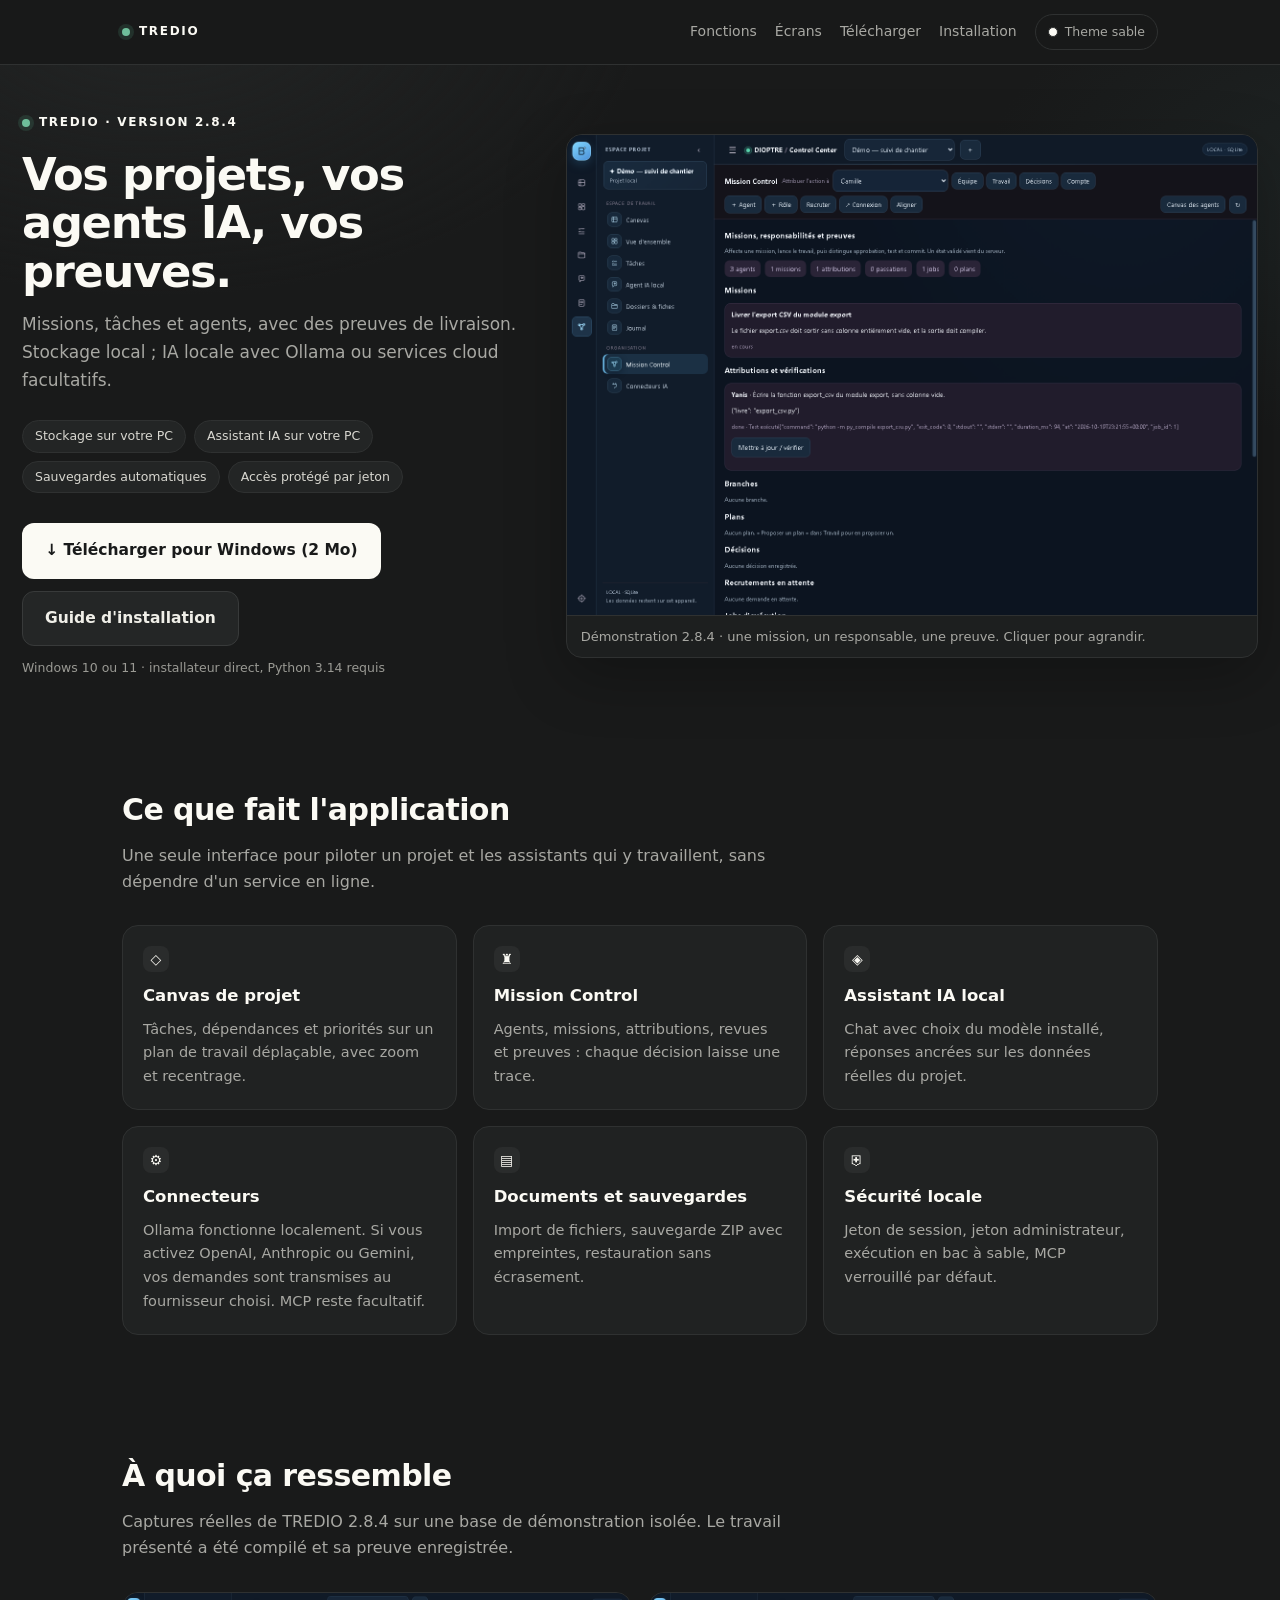
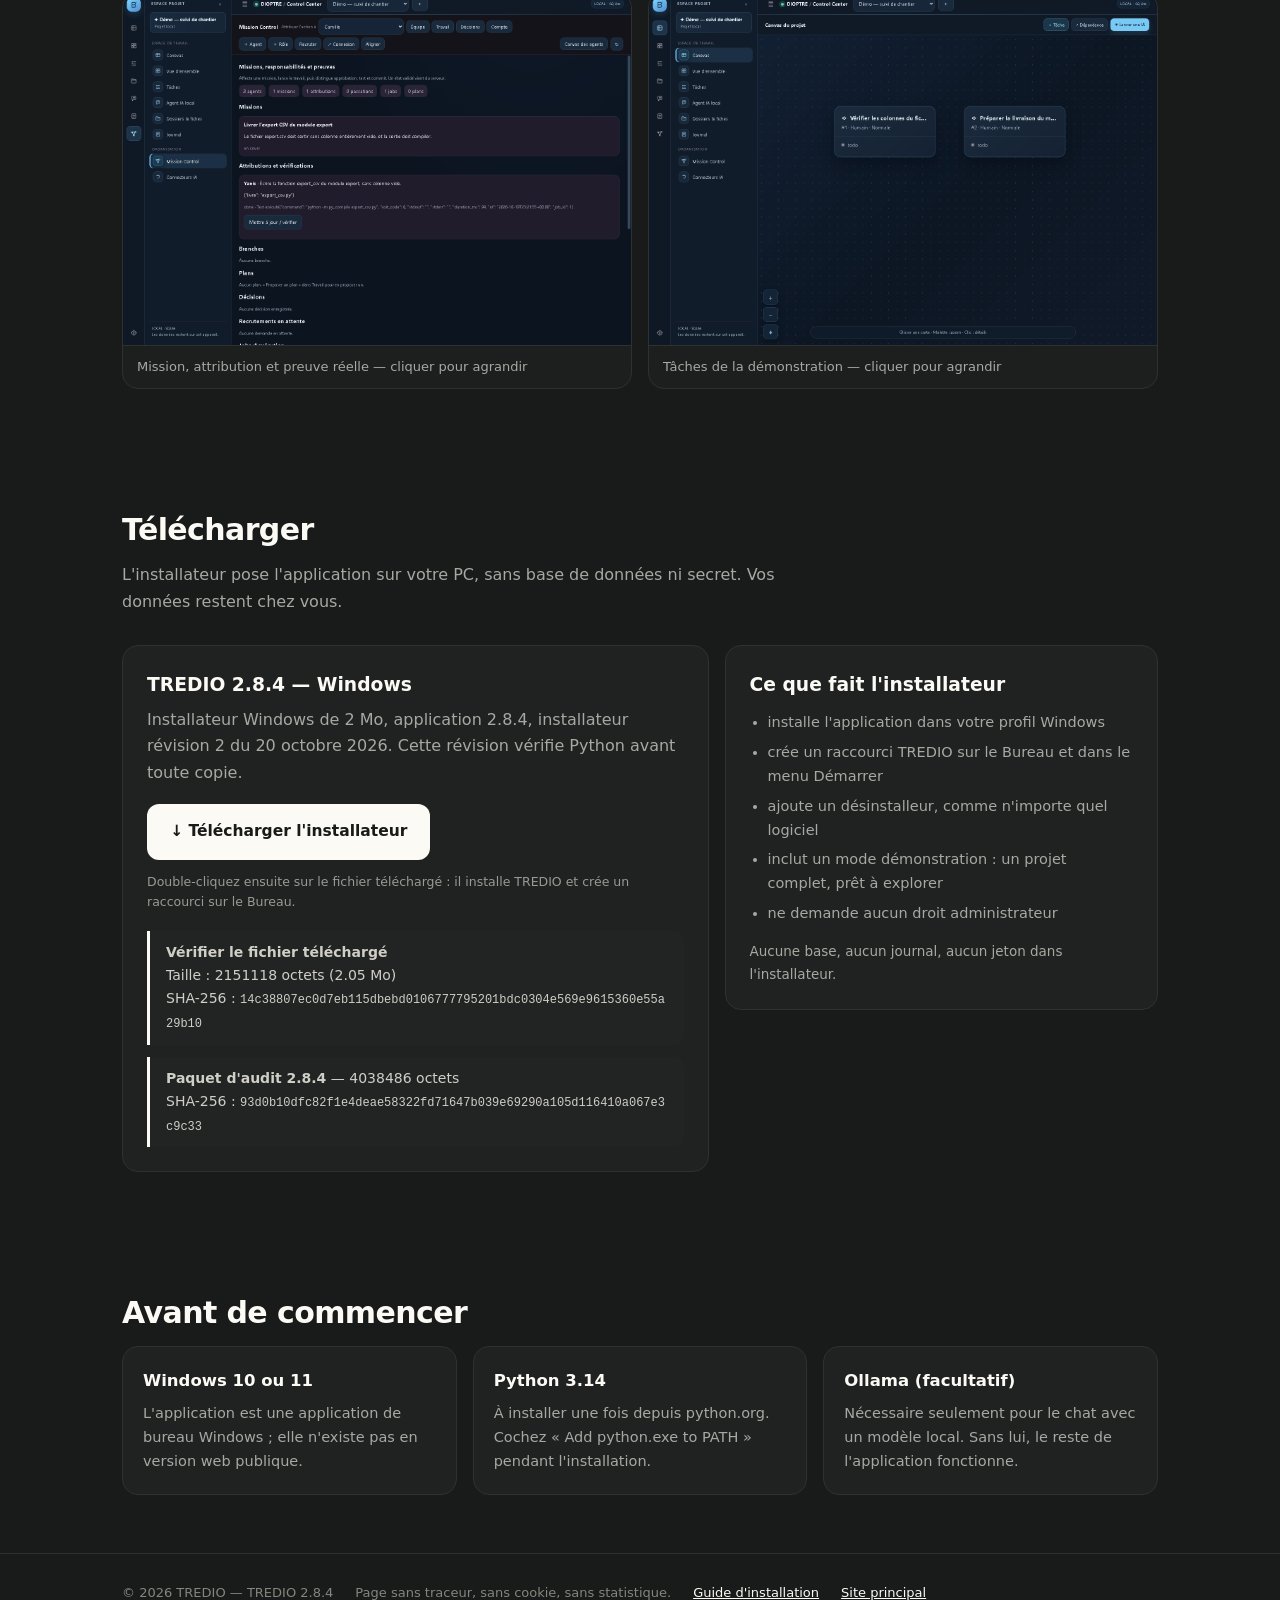
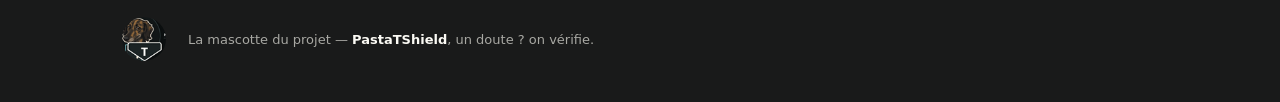
<file: site/index.html>
<!doctype html>
<html lang="fr">
<head>
<meta charset="utf-8">
<meta name="viewport" content="width=device-width, initial-scale=1">
<title>TREDIO — application de gestion de projets assistée par IA</title>
<meta name="description" content="TREDIO : missions, agents IA, tâches, documents et preuves. Application Windows, données locales, téléchargement gratuit.">
<link rel="canonical" href="https://dioptre.socle-construction.be/">
<meta property="og:type" content="website">
<meta property="og:site_name" content="TREDIO">
<meta property="og:url" content="https://dioptre.socle-construction.be/">
<meta property="og:title" content="TREDIO — vos projets, vos agents IA, vos preuves">
<meta property="og:description" content="Logiciel Windows de gestion de projets et d'agents IA : missions, taches, documents et preuves. Donnees locales. Installateur gratuit.">
<meta property="og:image" content="https://dioptre.socle-construction.be/assets/demo-mission-284.png">
<meta name="twitter:card" content="summary_large_image">
<link rel="icon" href="data:image/svg+xml,<svg xmlns='http://www.w3.org/2000/svg' viewBox='0 0 32 32'><rect width='32' height='32' rx='8' fill='%2315131f'/><circle cx='16' cy='16' r='6' fill='%23b59af6'/></svg>">
<style>
  :root{
    color-scheme:dark;
    --fond:#191a1a; --carte:#202222; --carte2:#1d1f1f; --bord:#2f3131;
    --texte:#fbfaf4; --doux:#a8a8a3; --accent:#fbfaf4; --accent-texte:#191a1a;
    --entete:#191a1ae6; --halo1:#232525; --halo2:#1e2424;
    --puce:#2a2c2c; --pastille:#232525; --pastille-texte:#d8d7d0;
    --btn2:#242626; --btn2-bord:#383a3a; --btn2-texte:#f0efe8;
    --note:#222424; --note-texte:#cfcec7; --code:#121313; --code-texte:#e4e3dc;
    --pied:#85857f; --sous:#9a9a94; --vert:#6fbf9b;
    --max:1080px;
  }
  /* Theme Nuit : violet sombre, optionnel */
  :root[data-theme="nuit"]{
    --fond:#0e0d15; --carte:#15131f; --carte2:#12101a; --bord:#2a2438;
    --texte:#eceaf2; --doux:#9a92ab; --accent:#b59af6; --accent-texte:#1a1329;
    --entete:#0e0d15e6; --halo1:#2a2044; --halo2:#17262f;
    --puce:#2c2440; --pastille:#1a1726; --pastille-texte:#c9c1db;
    --btn2:#221d33; --btn2-bord:#3a3050; --btn2-texte:#e7defa;
    --note:#171327; --note-texte:#c3bad6; --code:#0b0a11; --code-texte:#cfc7e0;
    --pied:#736d83; --sous:#8b839c; --vert:#65c99c;
  }
  *{box-sizing:border-box}
  html{scroll-behavior:smooth}
  body{margin:0; background:var(--fond); color:var(--texte); font:16px/1.65 "Inter","Segoe UI",system-ui,-apple-system,sans-serif}
  a{color:var(--accent)}
  .enveloppe{max-width:var(--max); margin:0 auto; padding:0 22px}

  header{position:sticky; top:0; z-index:20; backdrop-filter:blur(10px); background:var(--entete); border-bottom:1px solid var(--bord)}
  header .enveloppe{display:flex; align-items:center; gap:14px; height:64px}
  .marque{display:flex; align-items:center; gap:9px; font-weight:700; letter-spacing:.14em; font-size:12px; color:var(--accent); text-transform:uppercase}
  .point{width:8px; height:8px; border-radius:50%; background:var(--vert); box-shadow:0 0 0 4px #65c99c22}
  header nav{margin-left:auto; display:flex; align-items:center; gap:18px; font-size:14px}
  header nav a{color:var(--doux); text-decoration:none}
  header nav a:hover{color:var(--texte)}
  .bascule{
    display:inline-flex; align-items:center; gap:7px; padding:7px 12px; border-radius:999px;
    border:1px solid var(--bord); background:transparent; color:var(--doux);
    font:inherit; font-size:12.5px; cursor:pointer;
  }
  .bascule:hover{color:var(--texte); border-color:var(--doux)}
  .bascule .rond{width:10px; height:10px; border-radius:50%; background:var(--accent); border:1px solid var(--bord)}

  .hero{padding:72px 0 56px; background:
    radial-gradient(800px 480px at 12% -10%, var(--halo1) 0%, transparent 62%),
    radial-gradient(700px 420px at 108% 20%, var(--halo2) 0%, transparent 58%)}
  .hero h1{margin:18px 0 14px; font-size:clamp(32px,5vw,52px); line-height:1.08; letter-spacing:-.03em; max-width:820px}
  .hero p.accroche{margin:0 0 26px; font-size:clamp(16px,2vw,19px); color:var(--doux); max-width:680px}
  .pastilles{display:flex; flex-wrap:wrap; gap:8px; margin:0 0 30px; padding:0; list-style:none}
  .pastilles li{font-size:12.5px; color:var(--pastille-texte); background:var(--pastille); border:1px solid var(--bord); border-radius:999px; padding:5px 12px}
  .boutons{display:flex; flex-wrap:wrap; gap:12px; align-items:center}
  .btn{display:inline-flex; align-items:center; gap:10px; padding:14px 22px; border-radius:12px; font-weight:650; text-decoration:none; border:1px solid transparent; font-size:15.5px}
  .btn-primaire{background:var(--accent); color:var(--accent-texte)}
  .btn-primaire:hover{filter:brightness(1.08)}
  .btn-secondaire{background:var(--btn2); border-color:var(--btn2-bord); color:var(--btn2-texte)}
  .btn-secondaire:hover{filter:brightness(1.12)}
  .sous-bouton{display:block; margin-top:12px; color:var(--sous); font-size:12.5px}

  section{padding:58px 0}
  section h2{font-size:clamp(22px,3vw,30px); letter-spacing:-.02em; margin:0 0 8px}
  section p.intro{margin:0 0 30px; color:var(--doux); max-width:720px}

  .grille{display:grid; grid-template-columns:repeat(3,1fr); gap:16px}
  .carte{background:var(--carte); border:1px solid var(--bord); border-radius:16px; padding:20px}
  .carte h3{margin:0 0 8px; font-size:16.5px}
  .carte p{margin:0; color:var(--doux); font-size:14.5px}
  .carte .puce{display:inline-block; width:26px; height:26px; border-radius:8px; background:var(--puce); color:var(--accent); text-align:center; line-height:26px; font-size:14px; margin-bottom:10px}

  .ecrans{display:grid; grid-template-columns:repeat(2,1fr); gap:16px}
  figure{margin:0; background:var(--carte2); border:1px solid var(--bord); border-radius:16px; overflow:hidden}
  figure img{display:block; width:100%; height:auto}
  figcaption{padding:10px 14px; font-size:13px; color:var(--doux); border-top:1px solid var(--bord)}

  .bloc{background:var(--carte); border:1px solid var(--bord); border-radius:16px; padding:24px}
  .deux{display:grid; grid-template-columns:1.15fr .85fr; gap:16px; align-items:start}
  .bloc ul{margin:10px 0 0; padding-left:18px; color:var(--doux); font-size:14.5px}
  .bloc li{margin:6px 0}
  .code{background:var(--code); border:1px solid var(--bord); border-radius:8px; padding:2px 6px; font-family:Consolas,monospace; font-size:13px; color:var(--code-texte)}

  .note{border-left:3px solid var(--accent); padding:10px 16px; background:var(--note); border-radius:0 10px 10px 0; color:var(--note-texte); font-size:14px}

  footer{border-top:1px solid var(--bord); padding:28px 0 44px; color:var(--pied); font-size:13px}
  footer .enveloppe{display:flex; flex-wrap:wrap; gap:10px 22px; align-items:center}

.mascotte{display:flex;align-items:center;gap:12px;margin-top:14px;font-size:13px;color:var(--doux)}
.mascotte img{width:44px;height:44px;border-radius:50%;flex:none}
.mascotte strong{color:var(--texte)}

  @media (max-width:900px){
    .grille{grid-template-columns:repeat(2,1fr)}
    .deux{grid-template-columns:1fr}
  }
  @media (max-width:600px){
    .hero{padding:44px 0 36px}
    header nav{gap:10px}
    header .enveloppe{height:auto;min-height:64px;flex-wrap:wrap;padding-top:12px;padding-bottom:12px}
    header nav{width:100%;margin-left:0;flex-wrap:wrap;gap:4px 8px}
    header nav a{padding:8px 6px;min-height:40px}
    header nav .bascule{margin-left:auto}
    html{scroll-padding-top:140px}
    .grille,.ecrans{grid-template-columns:1fr}
    .btn{width:100%; justify-content:center}
    section{padding:40px 0}
  }

  .hero .enveloppe{max-width:1320px;display:grid;grid-template-columns:minmax(0,.85fr) minmax(0,1.15fr);align-items:center;gap:32px}
  .hero{padding:48px 0}
  .hero h1{font-size:clamp(32px,3.5vw,46px)}
  .hero p.accroche{font-size:17px}
  .hero-preview{box-shadow:0 18px 60px #0004}
  figure a{display:block;cursor:zoom-in}
  a:focus-visible,button:focus-visible{outline:3px solid var(--vert);outline-offset:4px}
  @media(max-width:900px){.hero .enveloppe{grid-template-columns:1fr;gap:18px}.hero-copy{display:contents}.hero-copy>.marque{order:1}.hero-copy>h1{order:2;margin:0}.hero-copy>.accroche{order:3;margin:0}.hero-preview{order:4;max-width:760px}.hero-copy>.pastilles{order:5;margin:0}.hero-copy>.boutons{order:6}.hero-copy>.sous-bouton{order:7;margin:0}}
  @media(prefers-reduced-motion:reduce){html{scroll-behavior:auto}}
</style>
</head>
<body>

<header>
  <div class="enveloppe">
    <div class="marque"><span class="point" aria-hidden="true"></span> TREDIO</div>
    <nav aria-label="Navigation principale">
      <a href="#fonctions">Fonctions</a>
      <a href="#ecrans">Écrans</a>
      <a href="#telecharger">Télécharger</a>
      <a href="installation.html">Installation</a>
      <button id="bascule-theme" class="bascule" type="button" aria-pressed="false">
        <span class="rond" aria-hidden="true"></span><span class="libelle">Theme nuit</span>
      </button>
    </nav>
  </div>
</header>

<main>
  <section class="hero">
    <div class="enveloppe">
      <div class="hero-copy">
      <div class="marque"><span class="point" aria-hidden="true"></span> TREDIO · version 2.8.4</div>
      <h1>Vos projets, vos agents IA, vos preuves.</h1>
      <p class="accroche">Missions, tâches et agents, avec des preuves de livraison. Stockage local ; IA locale avec Ollama ou services cloud facultatifs.</p>
      <ul class="pastilles">
        <li>Stockage sur votre PC</li>
        <li>Assistant IA sur votre PC</li>
        <li>Sauvegardes automatiques</li>
        <li>Accès protégé par jeton</li>
      </ul>
      <div class="boutons">
        <a class="btn btn-primaire" href="https://dioptre.socle-construction.be/telechargements/TREDIO-Setup-2.8.4-r2.exe" download="TREDIO-Setup-2.8.4-r2.exe">
          ↓ Télécharger pour Windows (2 Mo)
        </a>
        <a class="btn btn-secondaire" href="installation.html">Guide d'installation</a>
      </div>
      <span class="sous-bouton">Windows 10 ou 11 · installateur direct, Python 3.14 requis</span>
      </div>
      <figure class="hero-preview"><a href="assets/demo-mission-284.png"><img src="assets/demo-mission-284.png" width="1440" height="1000" fetchpriority="high" alt="TREDIO 2.8.4 : mission en cours, travail attribué à Yanis et preuve du test exécuté"></a><figcaption>Démonstration 2.8.4 · une mission, un responsable, une preuve. Cliquer pour agrandir.</figcaption></figure>
    </div>
  </section>

  <section id="fonctions">
    <div class="enveloppe">
      <h2>Ce que fait l'application</h2>
      <p class="intro">Une seule interface pour piloter un projet et les assistants qui y travaillent, sans dépendre d'un service en ligne.</p>
      <div class="grille">
        <div class="carte"><span class="puce">◇</span><h3>Canvas de projet</h3><p>Tâches, dépendances et priorités sur un plan de travail déplaçable, avec zoom et recentrage.</p></div>
        <div class="carte"><span class="puce">♜</span><h3>Mission Control</h3><p>Agents, missions, attributions, revues et preuves : chaque décision laisse une trace.</p></div>
        <div class="carte"><span class="puce">◈</span><h3>Assistant IA local</h3><p>Chat avec choix du modèle installé, réponses ancrées sur les données réelles du projet.</p></div>
        <div class="carte"><span class="puce">⚙</span><h3>Connecteurs</h3><p>Ollama fonctionne localement. Si vous activez OpenAI, Anthropic ou Gemini, vos demandes sont transmises au fournisseur choisi. MCP reste facultatif.</p></div>
        <div class="carte"><span class="puce">▤</span><h3>Documents et sauvegardes</h3><p>Import de fichiers, sauvegarde ZIP avec empreintes, restauration sans écrasement.</p></div>
        <div class="carte"><span class="puce">⛨</span><h3>Sécurité locale</h3><p>Jeton de session, jeton administrateur, exécution en bac à sable, MCP verrouillé par défaut.</p></div>
      </div>
    </div>
  </section>

  <section id="ecrans">
    <div class="enveloppe">
      <h2>À quoi ça ressemble</h2>
      <p class="intro">Captures réelles de TREDIO 2.8.4 sur une base de démonstration isolée. Le travail présenté a été compilé et sa preuve enregistrée.</p>
      <div class="ecrans">
        <figure><a href="assets/demo-mission-284.png"><img src="assets/demo-mission-284.png" alt="Mission de démonstration avec travail de Yanis et preuve de compilation réussie" width="1440" height="1000" loading="lazy"></a><figcaption>Mission, attribution et preuve réelle — cliquer pour agrandir</figcaption></figure>
        <figure><a href="assets/demo-canvas-284.png"><img src="assets/demo-canvas-284.png" alt="Canevas du projet de démonstration avec deux tâches à réaliser" width="1440" height="1000" loading="lazy"></a><figcaption>Tâches de la démonstration — cliquer pour agrandir</figcaption></figure>
      </div>
    </div>
  </section>

  <section id="telecharger">
    <div class="enveloppe">
      <h2>Télécharger</h2>
      <p class="intro">L'installateur pose l'application sur votre PC, sans base de données ni secret. Vos données restent chez vous.</p>
      <div class="deux">
        <div class="bloc">
          <h3 style="margin:0 0 6px">TREDIO 2.8.4 — Windows</h3>
          <p style="color:var(--doux); margin:0 0 18px">Installateur Windows de 2 Mo, application 2.8.4, installateur révision 2 du 20 octobre 2026. Cette révision vérifie Python avant toute copie.</p>
          <a class="btn btn-primaire" href="https://dioptre.socle-construction.be/telechargements/TREDIO-Setup-2.8.4-r2.exe" download="TREDIO-Setup-2.8.4-r2.exe">↓ Télécharger l'installateur</a>
          <span class="sous-bouton">Double-cliquez ensuite sur le fichier téléchargé : il installe TREDIO et crée un raccourci sur le Bureau.</span>
          <div class="note" style="margin-top:18px">
            <strong>Vérifier le fichier téléchargé</strong><br>
            Taille : 2151118 octets (2.05 Mo)<br>
            SHA-256 : <span style="font-family:Consolas,monospace;font-size:12px;word-break:break-all">14c38807ec0d7eb115dbebd0106777795201bdc0304e569e9615360e55a29b10</span>
          </div>
          <div class="note" style="margin-top:12px">
            <strong>Paquet d'audit 2.8.4</strong> — 4038486 octets<br>
            SHA-256 : <span style="font-family:Consolas,monospace;font-size:12px;word-break:break-all">93d0b10dfc82f1e4deae58322fd71647b039e69290a105d116410a067e3c9c33</span>
          </div>

        </div>
        <div class="bloc">
          <h3 style="margin:0 0 10px">Ce que fait l'installateur</h3>
          <ul>
            <li>installe l'application dans votre profil Windows</li>
            <li>crée un raccourci TREDIO sur le Bureau et dans le menu Démarrer</li>
            <li>ajoute un désinstalleur, comme n'importe quel logiciel</li>
            <li>inclut un mode démonstration : un projet complet, prêt à explorer</li>
            <li>ne demande aucun droit administrateur</li>
          </ul>
          <p style="color:var(--doux); margin:14px 0 0; font-size:13.5px">Aucune base, aucun journal, aucun jeton dans l'installateur.</p>
        </div>
      </div>
    </div>
  </section>

  <section id="prerequis">
    <div class="enveloppe">
      <h2>Avant de commencer</h2>
      <div class="grille">
        <div class="carte"><h3>Windows 10 ou 11</h3><p>L'application est une application de bureau Windows ; elle n'existe pas en version web publique.</p></div>
        <div class="carte"><h3>Python 3.14</h3><p>À installer une fois depuis python.org. Cochez « Add python.exe to PATH » pendant l'installation.</p></div>
        <div class="carte"><h3>Ollama (facultatif)</h3><p>Nécessaire seulement pour le chat avec un modèle local. Sans lui, le reste de l'application fonctionne.</p></div>
      </div>
    </div>
  </section>
</main>

<footer>
  <div class="enveloppe">
    <span>© 2026 TREDIO — TREDIO 2.8.4</span>
    <span>Page sans traceur, sans cookie, sans statistique.</span>
    <a href="installation.html">Guide d'installation</a>
    <a href="https://socle-construction.be">Site principal</a>
  </div>
  <div class="enveloppe mascotte">
    <img src="assets/mascotte-pastat-64.png" alt="Mascotte PastaTShield" width="44" height="44" loading="lazy">
    <span>La mascotte du projet — <strong>PastaTShield</strong>, un doute ? on vérifie.</span>
  </div>
</footer>

<script>
(function(){
  var cle = 'tredio-theme';
  var racine = document.documentElement;
  function lire(){ try { return localStorage.getItem(cle); } catch(e){ return null; } }
  function ecrire(v){ try { localStorage.setItem(cle, v); } catch(e){} }
  if (lire() === 'nuit') { racine.setAttribute('data-theme','nuit'); }
  var b = document.getElementById('bascule-theme');
  if (!b) return;
  function sombre(){ return racine.getAttribute('data-theme') === 'nuit'; }
  function maj(){
    b.setAttribute('aria-pressed', String(sombre()));
    b.querySelector('.libelle').textContent = sombre() ? 'Theme nuit' : 'Theme sable';
    b.title = sombre() ? 'Passer au theme sable' : 'Passer au theme nuit';
  }
  b.addEventListener('click', function(){
    if (sombre()) { racine.removeAttribute('data-theme'); ecrire('sable'); }
    else { racine.setAttribute('data-theme','nuit'); ecrire('nuit'); }
    maj();
  });
  maj();
})();
</script>
</body>
</html>
</file>
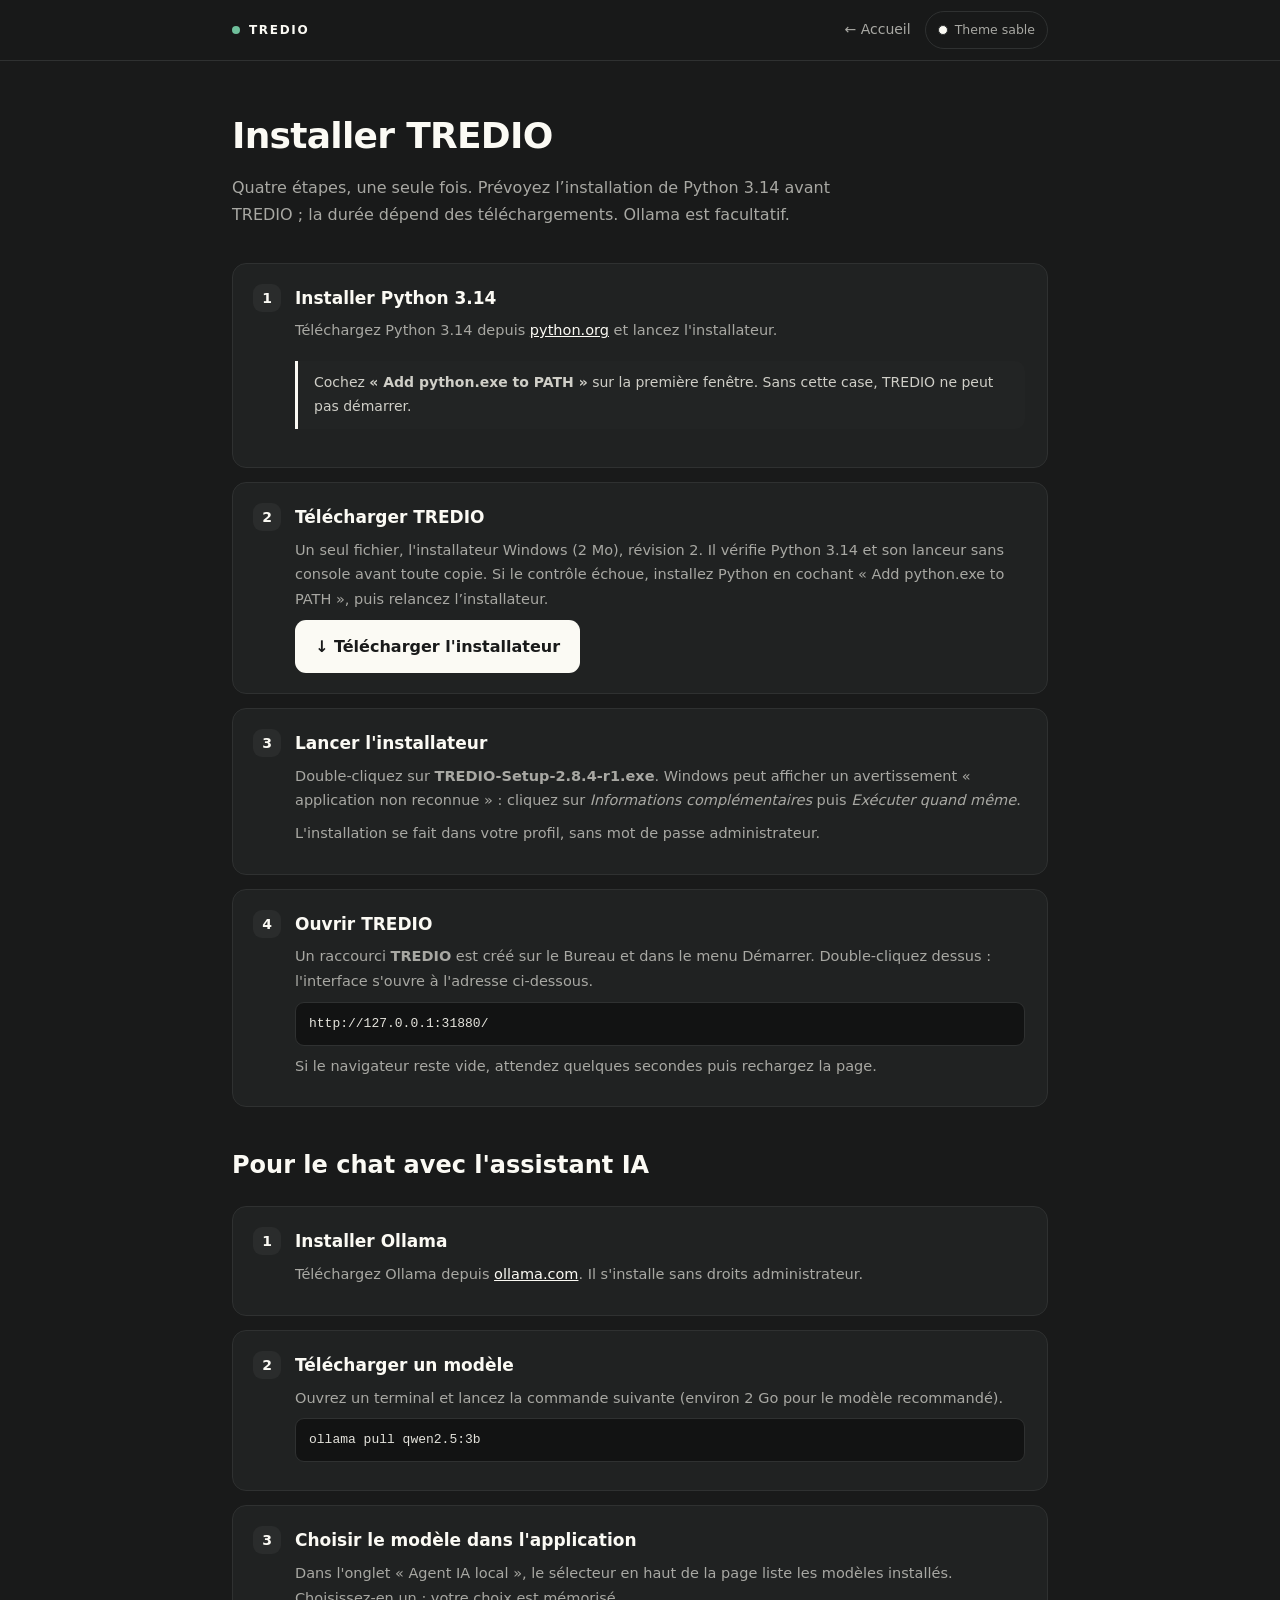
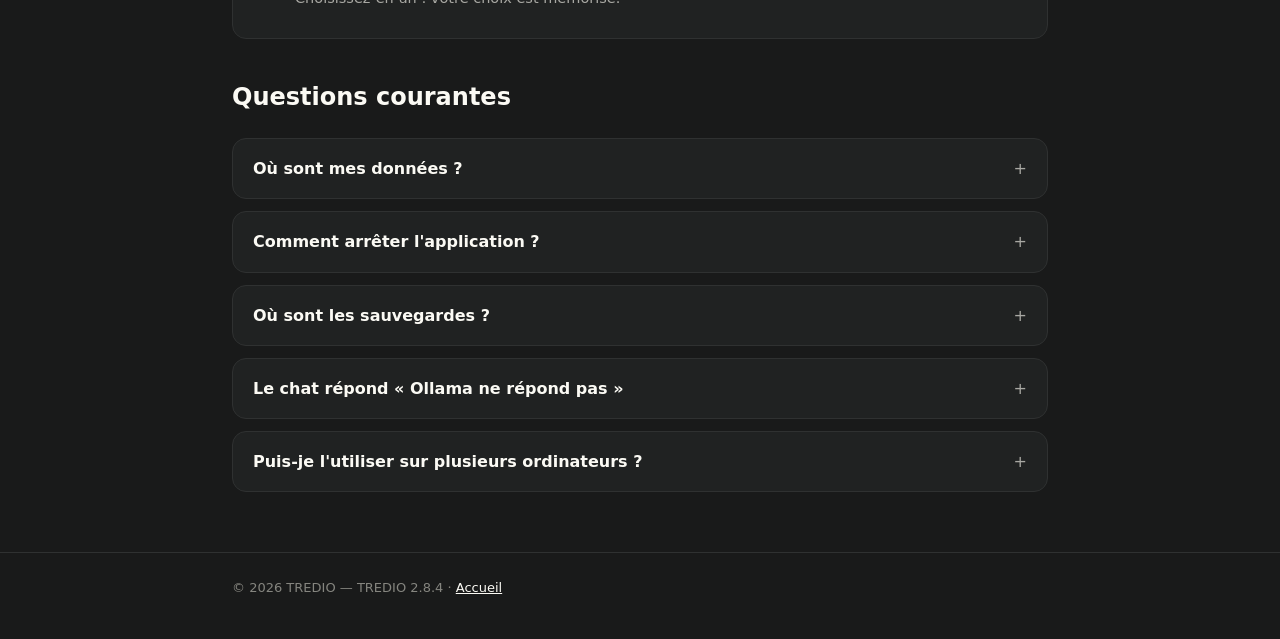
<file: site/installation.html>
<!doctype html>
<html lang="fr">
<head>
<meta charset="utf-8">
<meta name="viewport" content="width=device-width, initial-scale=1">
<title>Installation — TREDIO</title>
<link rel="icon" href="favicon.svg" type="image/svg+xml">
<link rel="canonical" href="https://dioptre.socle-construction.be/installation.html">
<meta name="description" content="Installer TREDIO sur Windows : Python 3.14, Ollama, lancement et première ouverture.">
<style>
  :root{
    color-scheme:dark;
    --fond:#191a1a; --carte:#202222; --bord:#2f3131;
    --texte:#fbfaf4; --doux:#a8a8a3; --accent:#fbfaf4; --accent-texte:#191a1a;
    --entete:#191a1ae6; --puce:#2a2c2c; --note:#222424; --note-texte:#cfcec7;
    --code:#121313; --code-texte:#e4e3dc; --pied:#85857f; --vert:#6fbf9b;
    --max:860px;
  }
  :root[data-theme="nuit"]{
    --fond:#0e0d15; --carte:#15131f; --bord:#2a2438;
    --texte:#eceaf2; --doux:#9a92ab; --accent:#b59af6; --accent-texte:#1a1329;
    --entete:#0e0d15e6; --puce:#2c2440; --note:#171327; --note-texte:#c3bad6;
    --code:#0b0a11; --code-texte:#cfc7e0; --pied:#736d83; --vert:#65c99c;
  }
  *{box-sizing:border-box}
  body{margin:0; background:var(--fond); color:var(--texte); font:16px/1.7 "Inter","Segoe UI",system-ui,sans-serif}
  a{color:var(--accent)}
  .enveloppe{max-width:var(--max); margin:0 auto; padding:0 22px}
  header{border-bottom:1px solid var(--bord); background:var(--entete); position:sticky; top:0; backdrop-filter:blur(10px)}
  header .enveloppe{display:flex; align-items:center; height:60px; gap:12px}
  .marque{display:flex; align-items:center; gap:9px; font-weight:700; letter-spacing:.14em; font-size:12px; color:var(--accent); text-transform:uppercase; text-decoration:none}
  .point{width:8px; height:8px; border-radius:50%; background:var(--vert)}
  header nav{margin-left:auto; display:flex; align-items:center; gap:14px; font-size:14px}
  header nav a{color:var(--doux); text-decoration:none}
  .bascule{display:inline-flex; align-items:center; gap:7px; padding:7px 12px; border-radius:999px; border:1px solid var(--bord); background:transparent; color:var(--doux); font:inherit; font-size:12.5px; cursor:pointer}
  .bascule:hover{color:var(--texte)}
  .bascule .rond{width:10px; height:10px; border-radius:50%; background:var(--accent); border:1px solid var(--bord)}
  main{padding:44px 0 60px}
  h1{font-size:clamp(26px,4vw,36px); letter-spacing:-.02em; margin:0 0 8px}
  p.chapeau{color:var(--doux); margin:0 0 34px; max-width:640px}
  ol.etapes{list-style:none; padding:0; margin:0; counter-reset:etape}
  ol.etapes>li{position:relative; padding:20px 22px 20px 62px; border:1px solid var(--bord); border-radius:14px; background:var(--carte); margin-bottom:14px}
  ol.etapes>li::before{counter-increment:etape; content:counter(etape); position:absolute; left:20px; top:20px; width:28px; height:28px; border-radius:9px; background:var(--puce); color:var(--accent); text-align:center; line-height:28px; font-weight:700; font-size:14px}
  ol.etapes h2{margin:0 0 6px; font-size:17px}
  ol.etapes p{margin:0 0 8px; color:var(--doux); font-size:14.5px}
  .code{display:block; background:var(--code); border:1px solid var(--bord); border-radius:9px; padding:10px 13px; font-family:Consolas,monospace; font-size:13px; color:var(--code-texte); margin:8px 0; overflow:auto}
  .note{border-left:3px solid var(--accent); padding:10px 16px; background:var(--note); border-radius:0 10px 10px 0; color:var(--note-texte); font-size:14px; margin:18px 0}
  .btn{display:inline-flex; align-items:center; gap:10px; padding:13px 20px; border-radius:11px; font-weight:650; text-decoration:none; background:var(--accent); color:var(--accent-texte)}
  .faq{display:grid; gap:12px}
  .faq details{border:1px solid var(--bord); border-radius:14px; background:var(--carte); padding:0 20px}
  .faq summary{cursor:pointer; padding:16px 0; font-weight:650; font-size:16px; list-style:none}
  .faq summary::-webkit-details-marker{display:none}
  .faq summary::after{content:"+"; float:right; color:var(--doux); font-weight:400}
  .faq details[open] summary::after{content:"–"}
  .faq p{margin:0 0 16px; color:var(--doux); font-size:14.5px}
  footer{border-top:1px solid var(--bord); padding:24px 0 40px; color:var(--pied); font-size:13px}
  @media (max-width:560px){ol.etapes>li{padding:18px 16px 18px 56px} ol.etapes>li::before{left:14px; top:18px}}
</style>
</head>
<body>
<header>
  <div class="enveloppe">
    <a class="marque" href="index.html"><span class="point" aria-hidden="true"></span> TREDIO</a>
    <nav><a href="index.html">← Accueil</a>
      <button id="bascule-theme" class="bascule" type="button" aria-pressed="false">
        <span class="rond" aria-hidden="true"></span><span class="libelle">Theme nuit</span>
      </button>
    </nav>
  </div>
</header>

<main>
  <div class="enveloppe">
    <h1>Installer TREDIO</h1>
    <p class="chapeau">Quatre étapes, une seule fois. Prévoyez l’installation de Python 3.14 avant TREDIO ; la durée dépend des téléchargements. Ollama est facultatif.</p>

    <ol class="etapes">
      <li>
        <h2>Installer Python 3.14</h2>
        <p>Téléchargez Python 3.14 depuis <a href="https://www.python.org/downloads/windows/" target="_blank" rel="noopener">python.org</a> et lancez l'installateur.</p>
        <div class="note">Cochez <strong>« Add python.exe to PATH »</strong> sur la première fenêtre. Sans cette case, TREDIO ne peut pas démarrer.</div>
      </li>

      <li>
        <h2>Télécharger TREDIO</h2>
        <p>Un seul fichier, l'installateur Windows (2 Mo), révision 2. Il vérifie Python 3.14 et son lanceur sans console avant toute copie. Si le contrôle échoue, installez Python en cochant « Add python.exe to PATH », puis relancez l’installateur.</p>
        <a class="btn" href="https://dioptre.socle-construction.be/telechargements/TREDIO-Setup-2.8.4-r2.exe" download="TREDIO-Setup-2.8.4-r2.exe">↓ Télécharger l'installateur</a>
      </li>

      <li>
        <h2>Lancer l'installateur</h2>
        <p>Double-cliquez sur <strong>TREDIO-Setup-2.8.4-r1.exe</strong>. Windows peut afficher un avertissement « application non reconnue » : cliquez sur <em>Informations complémentaires</em> puis <em>Exécuter quand même</em>.</p>
        <p>L'installation se fait dans votre profil, sans mot de passe administrateur.</p>
      </li>

      <li>
        <h2>Ouvrir TREDIO</h2>
        <p>Un raccourci <strong>TREDIO</strong> est créé sur le Bureau et dans le menu Démarrer. Double-cliquez dessus : l'interface s'ouvre à l'adresse ci-dessous.</p>
        <span class="code">http://127.0.0.1:31880/</span>
        <p>Si le navigateur reste vide, attendez quelques secondes puis rechargez la page.</p>
      </li>
    </ol>

    <h2 style="margin-top:38px">Pour le chat avec l'assistant IA</h2>
    <ol class="etapes">
      <li>
        <h2>Installer Ollama</h2>
        <p>Téléchargez Ollama depuis <a href="https://ollama.com/download" target="_blank" rel="noopener">ollama.com</a>. Il s'installe sans droits administrateur.</p>
      </li>
      <li>
        <h2>Télécharger un modèle</h2>
        <p>Ouvrez un terminal et lancez la commande suivante (environ 2 Go pour le modèle recommandé).</p>
        <span class="code">ollama pull qwen2.5:3b</span>
      </li>
      <li>
        <h2>Choisir le modèle dans l'application</h2>
        <p>Dans l'onglet « Agent IA local », le sélecteur en haut de la page liste les modèles installés. Choisissez-en un : votre choix est mémorisé.</p>
      </li>
    </ol>

    <h2 style="margin-top:38px">Questions courantes</h2>
    <div class="faq">
      <details>
        <summary>Où sont mes données ?</summary>
        <p>Dans le dossier d'installation (<span class="code" style="display:inline;padding:2px 6px">%LOCALAPPDATA%\DIOPTRE</span>), fichier <span class="code" style="display:inline;padding:2px 6px">dioptre.sqlite3</span>, et dans <span class="code" style="display:inline;padding:2px 6px">workspaces/</span> pour les fichiers importés. Avec Ollama, les échanges restent locaux. Si vous activez un connecteur cloud, vos demandes sont transmises au fournisseur choisi.</p>
      </details>
      <details>
        <summary>Comment arrêter l'application ?</summary>
        <p>TREDIO fonctionne en arrière-plan, sans fenêtre de terminal. Fermer l’onglet du navigateur ne suffit pas à arrêter le service. Double-cliquez sur <strong>ARRETER-TREDIO.cmd</strong> dans le dossier d'installation. L'arrêt propre enregistre la base et ferme le serveur.</p>
      </details>
      <details>
        <summary>Où sont les sauvegardes ?</summary>
        <p>Dans le sous-dossier <span class="code" style="display:inline;padding:2px 6px">backups/</span>, avec une archive ZIP des fichiers importés. Une sauvegarde automatique est faite toutes les heures.</p>
      </details>
      <details>
        <summary>Le chat répond « Ollama ne répond pas »</summary>
        <p>Le moteur local n'est pas lancé. Ouvrez l'application Ollama, ou lancez <span class="code" style="display:inline;padding:2px 6px">ollama serve</span> dans un terminal, puis renvoyez le message.</p>
      </details>
      <details>
        <summary>Puis-je l'utiliser sur plusieurs ordinateurs ?</summary>
        <p>Oui, en copiant le dossier complet, base comprise. Chaque copie garde ses propres données ; il n'y a pas de synchronisation.</p>
      </details>
    </div>
  </div>
</main>

<footer>
  <div class="enveloppe">© 2026 TREDIO — TREDIO 2.8.4 · <a href="index.html">Accueil</a></div>
</footer>

<script>
(function(){
  var cle = 'tredio-theme';
  var racine = document.documentElement;
  function lire(){ try { return localStorage.getItem(cle); } catch(e){ return null; } }
  function ecrire(v){ try { localStorage.setItem(cle, v); } catch(e){} }
  if (lire() === 'nuit') { racine.setAttribute('data-theme','nuit'); }
  var b = document.getElementById('bascule-theme');
  if (!b) return;
  function sombre(){ return racine.getAttribute('data-theme') === 'nuit'; }
  function maj(){
    b.setAttribute('aria-pressed', String(sombre()));
    b.querySelector('.libelle').textContent = sombre() ? 'Theme nuit' : 'Theme sable';
    b.title = sombre() ? 'Passer au theme sable' : 'Passer au theme nuit';
  }
  b.addEventListener('click', function(){
    if (sombre()) { racine.removeAttribute('data-theme'); ecrire('sable'); }
    else { racine.setAttribute('data-theme','nuit'); ecrire('nuit'); }
    maj();
  });
  maj();
})();
</script>
</body>
</html>
</file>
